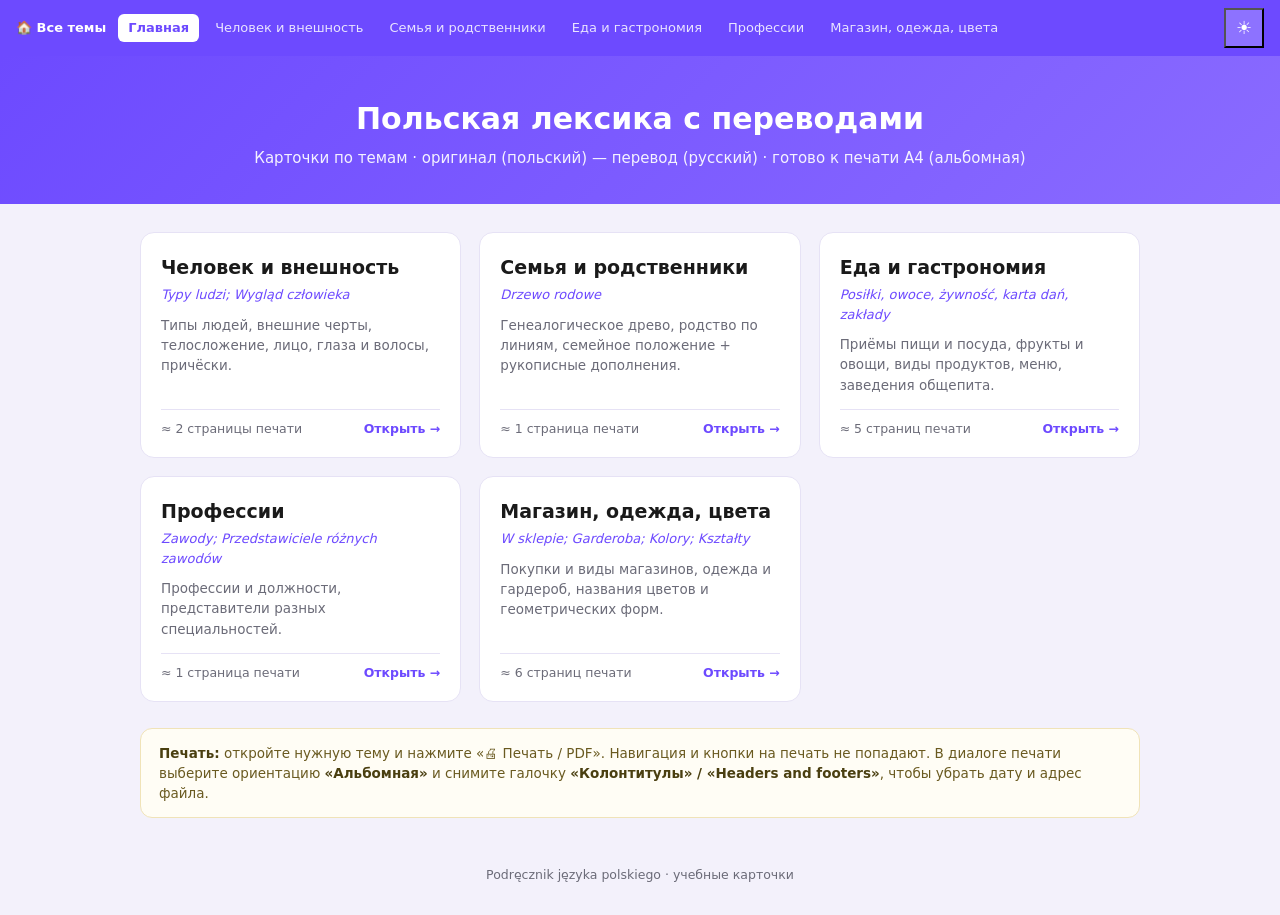
<file: index.html>
<!DOCTYPE html>
<html lang="ru">
<script>(function(){try{var t=localStorage.getItem("theme");if(t==="dark")document.documentElement.dataset.theme="dark";}catch(e){}})();</script>
<head>
<meta charset="UTF-8">
<meta name="viewport" content="width=device-width, initial-scale=1.0">
<link rel="stylesheet" href="theme.css">
<title>Польская лексика — темы с переводами</title>
<style>
  :root {
    --ink: #1a1a1a;
    --accent: #6d4aff;
    --accent2: #8a6bff;
    --muted: #6b6b78;
    --card: #ffffff;
    --bg: #f3f1fb;
    --line: #e6e2f5;
  }
  * { box-sizing: border-box; }
  body {
    margin: 0;
    background: var(--bg);
    color: var(--ink);
    font-family: "Segoe UI", system-ui, -apple-system, sans-serif;
    line-height: 1.5;
  }
  header {
    background: linear-gradient(135deg, var(--accent), var(--accent2));
    color: #fff;
    padding: 40px 24px 34px;
    text-align: center;
  }
  header h1 { margin: 0 0 6px; font-size: 30px; }
  header p { margin: 0; opacity: .92; font-size: 15px; }

  main { max-width: 1040px; margin: 0 auto; padding: 28px 20px 48px; }

  .grid {
    display: grid;
    grid-template-columns: repeat(auto-fill, minmax(290px, 1fr));
    gap: 18px;
  }

  .card {
    display: flex;
    flex-direction: column;
    background: var(--card);
    border: 1px solid var(--line);
    border-radius: 14px;
    padding: 20px 20px 18px;
    text-decoration: none;
    color: inherit;
    transition: transform .12s ease, box-shadow .12s ease, border-color .12s ease;
  }
  .card:hover {
    transform: translateY(-3px);
    box-shadow: 0 10px 28px rgba(109,74,255,.16);
    border-color: var(--accent);
  }
  .card .num {
    align-self: flex-start;
    background: var(--bg);
    color: var(--accent);
    font-weight: 800;
    font-size: 13px;
    border-radius: 8px;
    padding: 3px 10px;
    margin-bottom: 12px;
  }
  .card h2 { margin: 0 0 4px; font-size: 19px; }
  .card .pl { color: var(--accent); font-style: italic; font-size: 13px; margin: 0 0 10px; }
  .card .desc { color: var(--muted); font-size: 13.5px; margin: 0 0 14px; flex: 1; }
  .card .meta {
    display: flex;
    justify-content: space-between;
    align-items: center;
    font-size: 12.5px;
    color: var(--muted);
    border-top: 1px solid var(--line);
    padding-top: 10px;
  }
  .card .open { color: var(--accent); font-weight: 700; }

  .tip {
    margin: 26px 0 0;
    background: #fffdf5;
    border: 1px solid #f0e3b8;
    border-radius: 12px;
    padding: 14px 18px;
    font-size: 13.5px;
    color: #6a5a20;
  }
  .tip b { color: #4a3f10; }

  footer { text-align: center; color: var(--muted); font-size: 12.5px; padding: 0 20px 30px; }

  .toolbar {
    position: sticky;
    top: 0;
    z-index: 10;
    background: var(--accent);
    color: #fff;
    display: flex;
    align-items: center;
    gap: 12px;
    flex-wrap: wrap;
    padding: 8px 16px;
    font-size: 13px;
  }
  .toolbar a { color: #fff; text-decoration: none; }
  .toolbar .home { font-weight: 700; white-space: nowrap; }
  .toolbar .links { display: flex; gap: 6px; flex-wrap: wrap; flex: 1; }
  .toolbar .links a {
    padding: 4px 10px;
    border-radius: 6px;
    opacity: .85;
    white-space: nowrap;
  }
  .toolbar .links a:hover { background: rgba(255,255,255,.18); opacity: 1; }
  .toolbar .links a.active { background: #fff; color: var(--accent); opacity: 1; font-weight: 700; }
  .toolbar-top { display: flex; align-items: center; gap: 10px; width: 100%; }
  .toolbar .home { flex: 1; min-width: 0; }
  .menu-toggle {
    display: none;
    flex-direction: column;
    justify-content: center;
    gap: 5px;
    width: 40px;
    height: 40px;
    padding: 0;
    background: rgba(255,255,255,.15);
    border: none;
    border-radius: 8px;
    cursor: pointer;
    flex-shrink: 0;
  }
  .menu-toggle:hover { background: rgba(255,255,255,.25); }
  .toolbar button.menu-toggle,
  .toolbar button.menu-toggle:hover {
    background: rgba(255,255,255,.22);
    color: #fff;
    padding: 0;
    width: 40px;
    height: 40px;
    min-width: 40px;
    font-size: 0;
  }
  .toolbar button.menu-toggle span { background: #fff; }
  .menu-toggle span {
    display: block;
    width: 20px;
    height: 2px;
    margin: 0 auto;
    background: #fff;
    border-radius: 1px;
    transition: transform .2s ease, opacity .2s ease;
  }
  .toolbar.is-open .menu-toggle span:nth-child(1) { transform: translateY(7px) rotate(45deg); }
  .toolbar.is-open .menu-toggle span:nth-child(2) { opacity: 0; }
  .toolbar.is-open .menu-toggle span:nth-child(3) { transform: translateY(-7px) rotate(-45deg); }

  @media (min-width: 769px) {
    .toolbar { flex-wrap: nowrap; }
    .toolbar-top { display: contents; }
    .toolbar .home { order: 1; flex: 0 0 auto; }
    .toolbar .links { order: 2; flex: 1; }
  }

  @media (max-width: 768px) {
    .toolbar { flex-direction: column; align-items: stretch; gap: 0; padding: 8px 12px; }
    .menu-toggle { display: flex; }
    .toolbar .links {
      display: none;
      flex-direction: column;
      gap: 2px;
      width: 100%;
      margin-top: 8px;
      padding-top: 8px;
      border-top: 1px solid rgba(255,255,255,.2);
    }
    .toolbar.is-open .links { display: flex; }
    .toolbar .links a { padding: 10px 12px; border-radius: 8px; white-space: normal; }
    header { padding: 28px 20px 24px; }
    header h1 { font-size: 24px; }
  }
</style>
</head>
<body>

<div class="toolbar">
  <div class="toolbar-top">
    <span class="home">🏠 Все темы</span>
    <button class="menu-toggle" type="button" aria-expanded="false" aria-controls="nav-menu" aria-label="Открыть меню">
      <span></span><span></span><span></span>
    </button>
    <button class="theme-toggle" type="button" aria-label="Тёмная тема" title="Тёмная тема">
      <span class="icon-light" aria-hidden="true">☀</span>
      <span class="icon-dark" aria-hidden="true">☽</span>
    </button>
  </div>
  <nav class="links" id="nav-menu">
    <a href="index.html" class="active">Главная</a>
    <a href="01-czlowiek-i-wyglad.html">Человек и внешность</a>
    <a href="02-rodzina-drzewo-rodowe.html">Семья и родственники</a>
    <a href="03-jedzenie-i-gastronomia.html">Еда и гастрономия</a>
    <a href="04-zawody.html">Профессии</a>
    <a href="05-sklep-garderoba-kolory-ksztalty.html">Магазин, одежда, цвета</a>
  </nav>
</div>

<header>
  <h1>Польская лексика с переводами</h1>
  <p>Карточки по темам · оригинал (польский) — перевод (русский) · готово к печати A4 (альбомная)</p>
</header>

<main>
  <div class="grid">

    <a class="card" href="01-czlowiek-i-wyglad.html">
      <h2>Человек и внешность</h2>
      <p class="pl">Typy ludzi; Wygląd człowieka</p>
      <p class="desc">Типы людей, внешние черты, телосложение, лицо, глаза и волосы, причёски.</p>
      <div class="meta"><span>≈ 2 страницы печати</span><span class="open">Открыть →</span></div>
    </a>

    <a class="card" href="02-rodzina-drzewo-rodowe.html">
      <h2>Семья и родственники</h2>
      <p class="pl">Drzewo rodowe</p>
      <p class="desc">Генеалогическое древо, родство по линиям, семейное положение + рукописные дополнения.</p>
      <div class="meta"><span>≈ 1 страница печати</span><span class="open">Открыть →</span></div>
    </a>

    <a class="card" href="03-jedzenie-i-gastronomia.html">
      <h2>Еда и гастрономия</h2>
      <p class="pl">Posiłki, owoce, żywność, karta dań, zakłady</p>
      <p class="desc">Приёмы пищи и посуда, фрукты и овощи, виды продуктов, меню, заведения общепита.</p>
      <div class="meta"><span>≈ 5 страниц печати</span><span class="open">Открыть →</span></div>
    </a>

    <a class="card" href="04-zawody.html">
      <h2>Профессии</h2>
      <p class="pl">Zawody; Przedstawiciele różnych zawodów</p>
      <p class="desc">Профессии и должности, представители разных специальностей.</p>
      <div class="meta"><span>≈ 1 страница печати</span><span class="open">Открыть →</span></div>
    </a>

    <a class="card" href="05-sklep-garderoba-kolory-ksztalty.html">
      <h2>Магазин, одежда, цвета</h2>
      <p class="pl">W sklepie; Garderoba; Kolory; Kształty</p>
      <p class="desc">Покупки и виды магазинов, одежда и гардероб, названия цветов и геометрических форм.</p>
      <div class="meta"><span>≈ 6 страниц печати</span><span class="open">Открыть →</span></div>
    </a>

  </div>

  <div class="tip">
    <b>Печать:</b> откройте нужную тему и нажмите «🖨 Печать / PDF». Навигация и кнопки на печать не попадают.
    В диалоге печати выберите ориентацию <b>«Альбомная»</b> и снимите галочку <b>«Колонтитулы» / «Headers and footers»</b>,
    чтобы убрать дату и адрес файла.
  </div>
</main>

<footer>Podręcznik języka polskiego · учебные карточки</footer>

<script src="site.js"></script>

</body>
</html>
</file>
<file: theme.css>
/* ---- Theme toggle button ---- */
.toolbar button.theme-toggle {
  background: rgba(255, 255, 255, .22);
  color: #fff;
  width: 40px;
  height: 40px;
  min-width: 40px;
  padding: 0;
  font-size: 18px;
  line-height: 1;
  flex-shrink: 0;
}
.toolbar button.theme-toggle:hover {
  background: rgba(255, 255, 255, .32);
}
.theme-toggle .icon-dark { display: none; }
html[data-theme="dark"] .theme-toggle .icon-light { display: none; }
html[data-theme="dark"] .theme-toggle .icon-dark { display: inline; }

@media (min-width: 769px) {
  .theme-toggle { order: 3; }
  .print-btn { order: 4; }
}

/* ---- Dark theme ---- */
html[data-theme="dark"] {
  color-scheme: dark;
  --ink: #e8e6f2;
  --line: #4a4660;
  --head: #f0eef8;
  --zebra: #2e2b42;
  --muted: #a09eb5;
  --card: #2a2740;
  --bg: #16141f;
  --addbg: #3d3528;
  --addaccent: #f0a030;
}

html[data-theme="dark"] body {
  background: #16141f;
}

html[data-theme="dark"] p.doc-sub,
html[data-theme="dark"] .theme-head h2 .ru {
  color: #a09eb5;
}

html[data-theme="dark"] .block h3 small,
html[data-theme="dark"] .block .note {
  color: #8a879c;
}

html[data-theme="dark"] .block.add h3 {
  color: #f0c060;
}

html[data-theme="dark"] .block.add table td {
  border-color: #6a5838;
}

html[data-theme="dark"] .block.add tbody tr:nth-child(odd) {
  background: #2a2520;
}

/* index.html */
html[data-theme="dark"] .tip {
  background: #2a2740;
  border-color: #4a4660;
  color: #c4b896;
}

html[data-theme="dark"] .tip b {
  color: #e0d4a8;
}

html[data-theme="dark"] .card:hover {
  box-shadow: 0 10px 28px rgba(0, 0, 0, .35);
}

/* Print always light */
@media print {
  html[data-theme="dark"] {
    --ink: #1a1a1a;
    --line: #c8c8c8;
    --head: #2b2b2b;
    --zebra: #f4f3fb;
  }

  html[data-theme="dark"] body {
    background: #fff;
    color: #1a1a1a;
  }

  html[data-theme="dark"] p.doc-sub,
  html[data-theme="dark"] .theme-head h2 .ru {
    color: #555;
  }

  html[data-theme="dark"] .block h3 small,
  html[data-theme="dark"] .block .note {
    color: #888;
  }

  html[data-theme="dark"] .block.add h3 {
    color: #8a5300;
  }

  html[data-theme="dark"] .block.add table td {
    border-color: #f0d9a8;
  }

  html[data-theme="dark"] .block.add tbody tr:nth-child(odd) {
    background: #fffdf7;
  }
}
</file>
